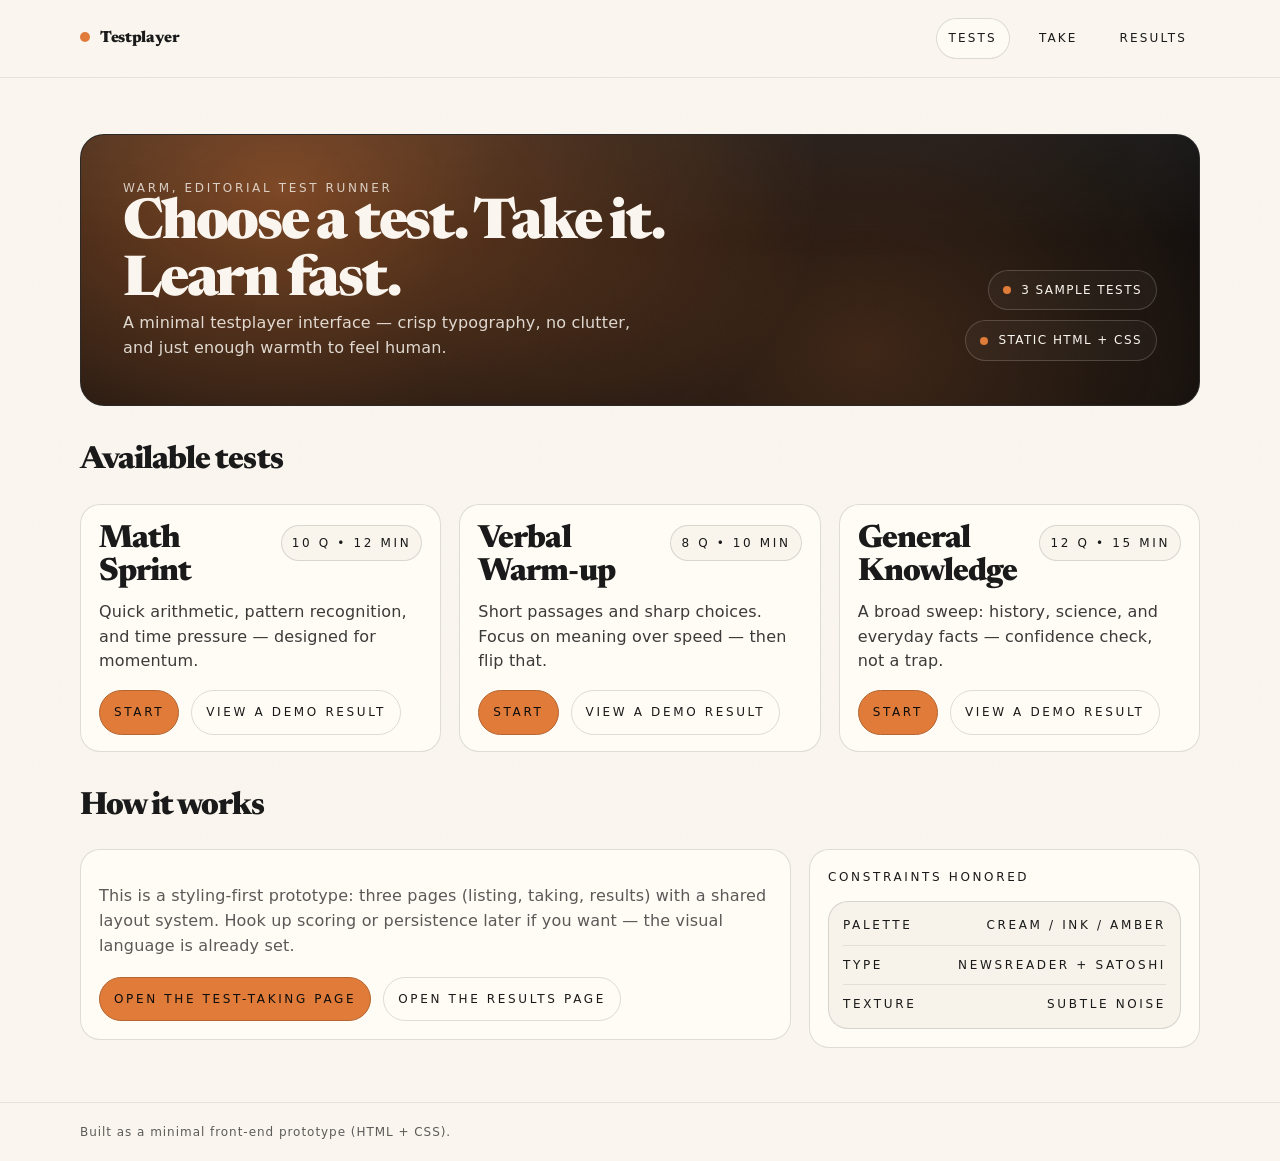
<file: index.html>
<!doctype html>
<html lang="en">
<head>
  <meta charset="utf-8" />
  <meta name="viewport" content="width=device-width, initial-scale=1" />
  <title>Testplayer — Tests</title>
  <link rel="stylesheet" href="styles.css" />
</head>
<body>
  <div class="page">
    <header class="header">
      <div class="container header__inner">
        <a class="brand" href="index.html">
          <span class="brand__mark" aria-hidden="true"></span>
          <span class="brand__name">Testplayer</span>
        </a>

        <nav class="nav" aria-label="Primary">
          <a href="index.html" aria-current="page">Tests</a>
          <a href="take-test.html">Take</a>
          <a href="results.html">Results</a>
        </nav>
      </div>
    </header>

    <main class="main">
      <div class="container">
        <section class="hero" aria-label="Intro">
          <div class="hero__inner">
            <div>
              <div class="kicker">Warm, editorial test runner</div>
              <h1>Choose a test.
                Take it.
                Learn fast.</h1>
              <p>
                A minimal testplayer interface — crisp typography, no clutter, and just enough warmth to feel human.
              </p>
            </div>

            <div class="hero__meta">
              <div class="pill"><span class="pill__dot" aria-hidden="true"></span>3 sample tests</div>
              <div class="pill"><span class="pill__dot" aria-hidden="true"></span>Static HTML + CSS</div>
            </div>
          </div>
        </section>

        <section class="section" aria-label="Test listing">
          <h2 class="section__title">Available tests</h2>

          <div class="grid">
            <article class="card" aria-label="Math Sprint">
              <div class="card__top">
                <h3>Math Sprint</h3>
                <span class="tag">10 Q • 12 min</span>
              </div>
              <p>Quick arithmetic, pattern recognition, and time pressure — designed for momentum.</p>
              <div class="actions">
                <a class="btn btn--primary" href="take-test.html">Start</a>
                <a class="btn" href="results.html">View a demo result</a>
              </div>
            </article>

            <article class="card" aria-label="Verbal Warm-up">
              <div class="card__top">
                <h3>Verbal Warm‑up</h3>
                <span class="tag">8 Q • 10 min</span>
              </div>
              <p>Short passages and sharp choices. Focus on meaning over speed — then flip that.</p>
              <div class="actions">
                <a class="btn btn--primary" href="take-test.html">Start</a>
                <a class="btn" href="results.html">View a demo result</a>
              </div>
            </article>

            <article class="card" aria-label="General Knowledge">
              <div class="card__top">
                <h3>General Knowledge</h3>
                <span class="tag">12 Q • 15 min</span>
              </div>
              <p>A broad sweep: history, science, and everyday facts — confidence check, not a trap.</p>
              <div class="actions">
                <a class="btn btn--primary" href="take-test.html">Start</a>
                <a class="btn" href="results.html">View a demo result</a>
              </div>
            </article>
          </div>
        </section>

        <section class="section" aria-label="How it works">
          <h2 class="section__title">How it works</h2>
          <div class="split">
            <div class="panel">
              <p class="muted">
                This is a styling-first prototype: three pages (listing, taking, results) with a shared layout system.
                Hook up scoring or persistence later if you want — the visual language is already set.
              </p>
              <div class="actions mt-18">
                <a class="btn btn--primary" href="take-test.html">Open the test-taking page</a>
                <a class="btn" href="results.html">Open the results page</a>
              </div>
            </div>

            <aside class="panel" aria-label="Design constraints">
              <div class="panel__title">Constraints honored</div>
              <div class="meta">
                <div class="meta__row"><span>Palette</span><span>Cream / Ink / Amber</span></div>
                <div class="divider"></div>
                <div class="meta__row"><span>Type</span><span>Newsreader + Satoshi</span></div>
                <div class="divider"></div>
                <div class="meta__row"><span>Texture</span><span>Subtle noise</span></div>
              </div>
            </aside>
          </div>
        </section>
      </div>
    </main>

    <footer class="footer">
      <div class="container">
        Built as a minimal front-end prototype (HTML + CSS).
      </div>
    </footer>
  </div>
</body>
</html>
</file>
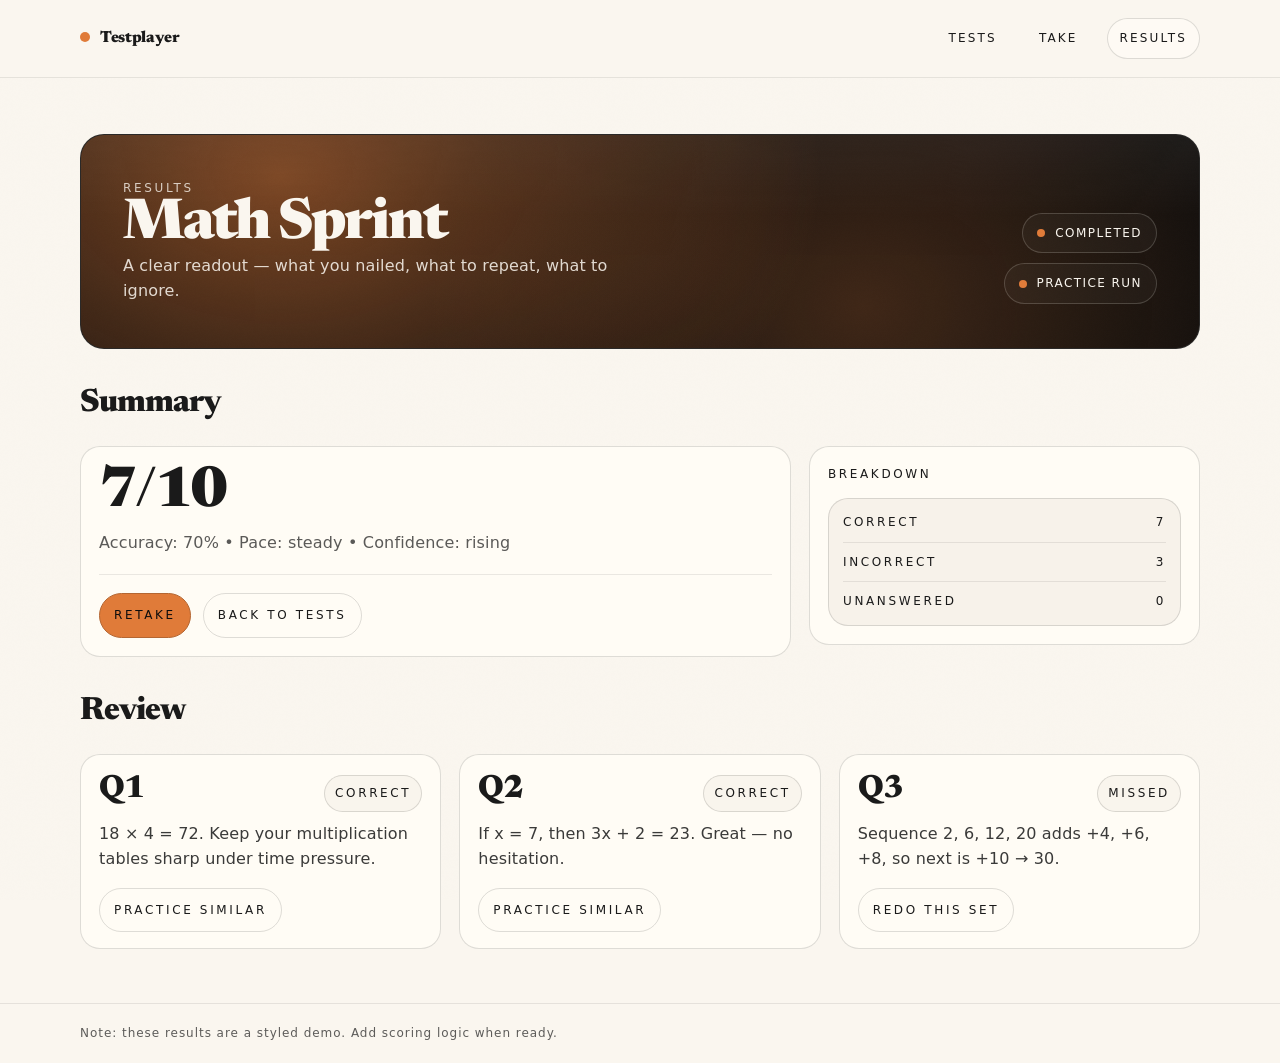
<file: results.html>
<!doctype html>
<html lang="en">
<head>
  <meta charset="utf-8" />
  <meta name="viewport" content="width=device-width, initial-scale=1" />
  <title>Testplayer — Results</title>
  <link rel="stylesheet" href="styles.css" />
</head>
<body>
  <div class="page">
    <header class="header">
      <div class="container header__inner">
        <a class="brand" href="index.html">
          <span class="brand__mark" aria-hidden="true"></span>
          <span class="brand__name">Testplayer</span>
        </a>

        <nav class="nav" aria-label="Primary">
          <a href="index.html">Tests</a>
          <a href="take-test.html">Take</a>
          <a href="results.html" aria-current="page">Results</a>
        </nav>
      </div>
    </header>

    <main class="main">
      <div class="container">
        <section class="hero" aria-label="Results header">
          <div class="hero__inner">
            <div>
              <div class="kicker">Results</div>
              <h1>Math Sprint</h1>
              <p>
                A clear readout — what you nailed, what to repeat, what to ignore.
              </p>
            </div>

            <div class="hero__meta">
              <div class="pill"><span class="pill__dot" aria-hidden="true"></span>Completed</div>
              <div class="pill"><span class="pill__dot" aria-hidden="true"></span>Practice run</div>
            </div>
          </div>
        </section>

        <section class="section" aria-label="Summary">
          <h2 class="section__title">Summary</h2>

          <div class="split">
            <div class="panel">
              <div class="score">
                <div class="score__big">7/10</div>
                <div class="muted">Accuracy: 70% • Pace: steady • Confidence: rising</div>
              </div>

              <div class="divider my-18"></div>

              <div class="actions">
                <a class="btn btn--primary" href="take-test.html">Retake</a>
                <a class="btn" href="index.html">Back to tests</a>
              </div>
            </div>

            <aside class="panel" aria-label="Breakdown">
              <div class="panel__title">Breakdown</div>
              <div class="meta">
                <div class="meta__row"><span>Correct</span><span>7</span></div>
                <div class="divider"></div>
                <div class="meta__row"><span>Incorrect</span><span>3</span></div>
                <div class="divider"></div>
                <div class="meta__row"><span>Unanswered</span><span>0</span></div>
              </div>
            </aside>
          </div>
        </section>

        <section class="section" aria-label="Review">
          <h2 class="section__title">Review</h2>

          <div class="grid">
            <article class="card" aria-label="Question 1 review">
              <div class="card__top">
                <h3>Q1</h3>
                <span class="tag">Correct</span>
              </div>
              <p>18 × 4 = 72. Keep your multiplication tables sharp under time pressure.</p>
              <div class="actions">
                <a class="btn" href="take-test.html">Practice similar</a>
              </div>
            </article>

            <article class="card" aria-label="Question 2 review">
              <div class="card__top">
                <h3>Q2</h3>
                <span class="tag">Correct</span>
              </div>
              <p>If x = 7, then 3x + 2 = 23. Great — no hesitation.</p>
              <div class="actions">
                <a class="btn" href="take-test.html">Practice similar</a>
              </div>
            </article>

            <article class="card" aria-label="Question 3 review">
              <div class="card__top">
                <h3>Q3</h3>
                <span class="tag">Missed</span>
              </div>
              <p>
                Sequence 2, 6, 12, 20 adds +4, +6, +8, so next is +10 → 30.
              </p>
              <div class="actions">
                <a class="btn" href="take-test.html">Redo this set</a>
              </div>
            </article>
          </div>
        </section>
      </div>
    </main>

    <footer class="footer">
      <div class="container">
        Note: these results are a styled demo. Add scoring logic when ready.
      </div>
    </footer>
  </div>
</body>
</html>
</file>
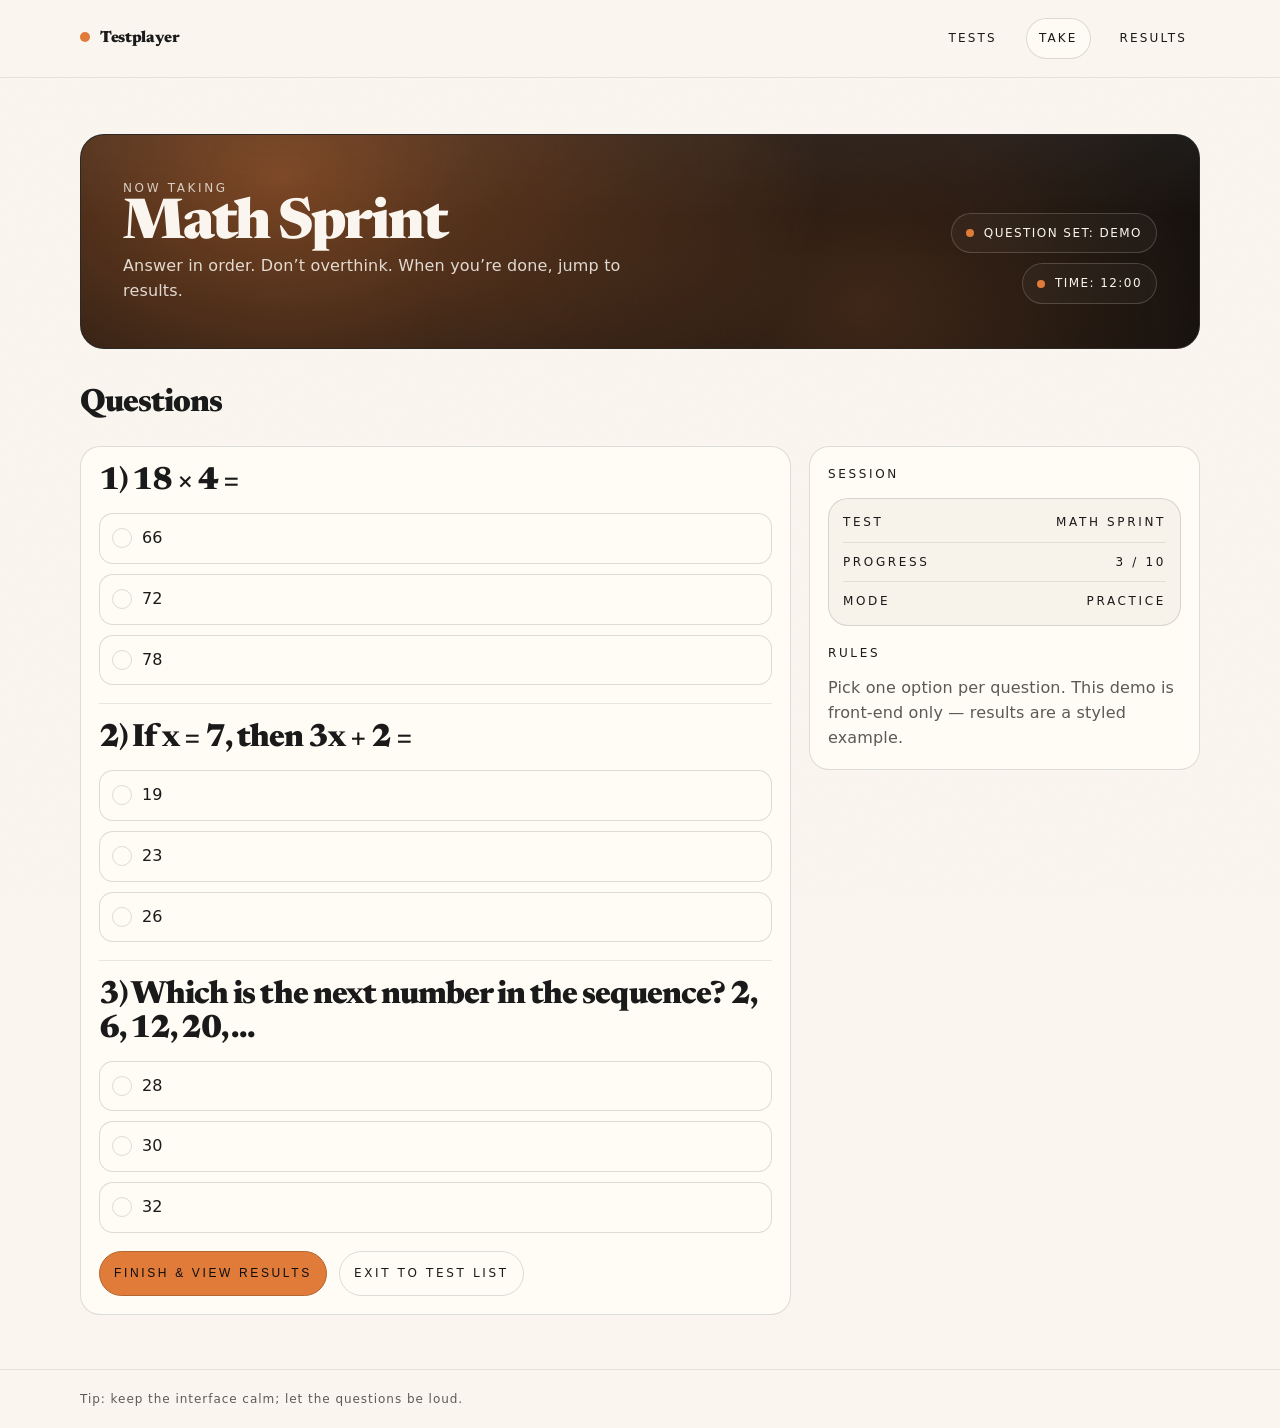
<file: take-test.html>
<!doctype html>
<html lang="en">
<head>
  <meta charset="utf-8" />
  <meta name="viewport" content="width=device-width, initial-scale=1" />
  <title>Testplayer — Take test</title>
  <link rel="stylesheet" href="styles.css" />
</head>
<body>
  <div class="page">
    <header class="header">
      <div class="container header__inner">
        <a class="brand" href="index.html">
          <span class="brand__mark" aria-hidden="true"></span>
          <span class="brand__name">Testplayer</span>
        </a>

        <nav class="nav" aria-label="Primary">
          <a href="index.html">Tests</a>
          <a href="take-test.html" aria-current="page">Take</a>
          <a href="results.html">Results</a>
        </nav>
      </div>
    </header>

    <main class="main">
      <div class="container">
        <section class="hero" aria-label="Test header">
          <div class="hero__inner">
            <div>
              <div class="kicker">Now taking</div>
              <h1>Math Sprint</h1>
              <p>
                Answer in order. Don’t overthink. When you’re done, jump to results.
              </p>
            </div>

            <div class="hero__meta">
              <div class="pill"><span class="pill__dot" aria-hidden="true"></span>Question set: demo</div>
              <div class="pill"><span class="pill__dot" aria-hidden="true"></span>Time: 12:00</div>
            </div>
          </div>
        </section>

        <section class="section" aria-label="Test body">
          <h2 class="section__title">Questions</h2>

          <div class="split">
            <div class="panel">
              <form action="results.html" method="get">
                <div class="q">
                  <h2>1) 18 × 4 =</h2>
                  <div class="options" role="radiogroup" aria-label="Question 1">
                    <label class="option">
                      <input class="option__input" type="radio" id="q1a" name="q1" value="66" />
                      <span class="option__box">66</span>
                    </label>
                    <label class="option">
                      <input class="option__input" type="radio" id="q1b" name="q1" value="72" />
                      <span class="option__box">72</span>
                    </label>
                    <label class="option">
                      <input class="option__input" type="radio" id="q1c" name="q1" value="78" />
                      <span class="option__box">78</span>
                    </label>
                  </div>
                </div>

                <div class="divider my-18"></div>

                <div class="q">
                  <h2>2) If x = 7, then 3x + 2 =</h2>
                  <div class="options" role="radiogroup" aria-label="Question 2">
                    <label class="option">
                      <input class="option__input" type="radio" id="q2a" name="q2" value="19" />
                      <span class="option__box">19</span>
                    </label>
                    <label class="option">
                      <input class="option__input" type="radio" id="q2b" name="q2" value="23" />
                      <span class="option__box">23</span>
                    </label>
                    <label class="option">
                      <input class="option__input" type="radio" id="q2c" name="q2" value="26" />
                      <span class="option__box">26</span>
                    </label>
                  </div>
                </div>

                <div class="divider my-18"></div>

                <div class="q">
                  <h2>3) Which is the next number in the sequence? 2, 6, 12, 20, …</h2>
                  <div class="options" role="radiogroup" aria-label="Question 3">
                    <label class="option">
                      <input class="option__input" type="radio" id="q3a" name="q3" value="28" />
                      <span class="option__box">28</span>
                    </label>
                    <label class="option">
                      <input class="option__input" type="radio" id="q3b" name="q3" value="30" />
                      <span class="option__box">30</span>
                    </label>
                    <label class="option">
                      <input class="option__input" type="radio" id="q3c" name="q3" value="32" />
                      <span class="option__box">32</span>
                    </label>
                  </div>
                </div>

                <div class="actions mt-18">
                  <button class="btn btn--primary" type="submit">Finish & view results</button>
                  <a class="btn" href="index.html">Exit to test list</a>
                </div>
              </form>
            </div>

            <aside class="panel" aria-label="Test info">
              <div class="panel__title">Session</div>
              <div class="meta">
                <div class="meta__row"><span>Test</span><span>Math Sprint</span></div>
                <div class="divider"></div>
                <div class="meta__row"><span>Progress</span><span>3 / 10</span></div>
                <div class="divider"></div>
                <div class="meta__row"><span>Mode</span><span>Practice</span></div>
              </div>

              <div class="spacer-18" aria-hidden="true"></div>

              <div class="panel__title">Rules</div>
              <p class="muted m-0">
                Pick one option per question. This demo is front-end only — results are a styled example.
              </p>
            </aside>
          </div>
        </section>
      </div>
    </main>

    <footer class="footer">
      <div class="container">
        Tip: keep the interface calm; let the questions be loud.
      </div>
    </footer>
  </div>
</body>
</html>
</file>
<file: styles.css>
@import url('https://fonts.googleapis.com/css2?family=Newsreader:opsz,wght@6..72,200..900&display=swap');
@import url('https://api.fontshare.com/v2/css?f[]=satoshi@200,300,400,500,700,900&display=swap');

:root{
  --cream: #FAF6EF;
  --ink: #1A1A1A;
  --amber: #E07B39;
  --paper: #FFFCF5;
  --paper-2: #F4EFE6;
  --line: color-mix(in srgb, var(--ink) 14%, transparent);
  --line-2: color-mix(in srgb, var(--ink) 9%, transparent);

  --font-display: "Newsreader", "Playfair Display", serif;
  --font-body: "Satoshi", ui-sans-serif, system-ui, -apple-system, Segoe UI, Roboto, Arial, sans-serif;

  --radius-lg: 20px;
  --radius-md: 14px;
  --radius-sm: 10px;

  --container: 1120px;

  --body: 16px;
  --small: 12px;
  --title: 32px;
  --display: 56px;
}

*{ box-sizing: border-box; }
html, body{ height: 100%; }

body{
  margin: 0;
  background: var(--cream);
  color: var(--ink);
  font-family: var(--font-body);
  font-size: var(--body);
  font-weight: 200;
  line-height: 1.55;
  letter-spacing: 0.01em;
}

/* Subtle noise texture (paper-like) */
body::before{
  content: "";
  position: fixed;
  inset: 0;
  pointer-events: none;
  background-image: url("assets/noise.svg");
  background-size: 240px 240px;
  opacity: 0.06;
  mix-blend-mode: multiply;
  z-index: 0;
}

a{ color: inherit; text-decoration: none; }
a:hover{ text-decoration: underline; text-underline-offset: 3px; }

.page{
  min-height: 100dvh;
  display: flex;
  flex-direction: column;
  position: relative;
  z-index: 1;
}

.container{
  width: min(var(--container), calc(100% - 48px));
  margin-inline: auto;
}

.header{
  position: sticky;
  top: 0;
  z-index: 10;
  background: color-mix(in srgb, var(--cream) 92%, transparent);
  backdrop-filter: blur(10px);
  border-bottom: 1px solid var(--line-2);
}

.header__inner{
  display: flex;
  align-items: baseline;
  justify-content: space-between;
  padding: 18px 0;
  gap: 18px;
}

.brand{
  display: inline-flex;
  gap: 10px;
  align-items: baseline;
}

.brand__mark{
  width: 10px;
  height: 10px;
  border-radius: 999px;
  background: var(--amber);
}

.brand__name{
  font-family: var(--font-display);
  font-weight: 900;
  letter-spacing: -0.02em;
}

.nav{
  display: inline-flex;
  gap: 16px;
  align-items: center;
  flex-wrap: wrap;
  justify-content: flex-end;
}

.nav a{
  font-size: var(--small);
  text-transform: uppercase;
  letter-spacing: 0.18em;
  padding: 10px 12px;
  border-radius: 999px;
  border: 1px solid transparent;
}

.nav a[aria-current="page"]{
  border-color: var(--line);
  background: color-mix(in srgb, var(--paper) 70%, transparent);
}

.hero{
  margin-top: 26px;
  border-radius: calc(var(--radius-lg) + 4px);
  position: relative;
  overflow: hidden;
  background: #0D0D0D;
  color: var(--cream);
  border: 1px solid color-mix(in srgb, var(--cream) 12%, transparent);
}

.hero::before{
  content: "";
  position: absolute;
  inset: -2px;
  background:
    radial-gradient(900px 600px at 18% 20%, color-mix(in srgb, var(--amber) 55%, transparent), transparent 60%),
    radial-gradient(700px 560px at 70% 80%, color-mix(in srgb, var(--amber) 25%, transparent), transparent 62%),
    linear-gradient(180deg, rgba(255,255,255,0.06), transparent 38%);
  opacity: 0.95;
}

.hero::after{
  content: "";
  position: absolute;
  inset: 0;
  background-image: url("assets/noise.svg");
  background-size: 240px 240px;
  opacity: 0.10;
  mix-blend-mode: overlay;
}

.hero__inner{
  position: relative;
  padding: 44px 42px;
  display: grid;
  gap: 20px;
  grid-template-columns: 1.2fr 0.8fr;
  align-items: end;
}

.hero h1{
  font-family: var(--font-display);
  font-weight: 900;
  font-size: var(--display);
  line-height: 1.02;
  letter-spacing: -0.04em;
  margin: 0;
}

.hero p{
  margin: 0;
  max-width: 52ch;
  color: color-mix(in srgb, var(--cream) 86%, transparent);
}

.hero__meta{
  display: grid;
  gap: 10px;
  justify-items: end;
}

.kicker{
  font-size: var(--small);
  text-transform: uppercase;
  letter-spacing: 0.22em;
  color: color-mix(in srgb, var(--cream) 78%, transparent);
}

.pill{
  display: inline-flex;
  gap: 10px;
  align-items: center;
  padding: 10px 14px;
  border-radius: 999px;
  border: 1px solid color-mix(in srgb, var(--cream) 18%, transparent);
  background: rgba(255,255,255,0.03);
  font-size: var(--small);
  letter-spacing: 0.12em;
  text-transform: uppercase;
}

.pill__dot{
  width: 8px;
  height: 8px;
  border-radius: 999px;
  background: var(--amber);
}

.main{
  flex: 1;
  padding: 30px 0 54px;
}

.section{
  margin-top: 30px;
}

.section__title{
  font-family: var(--font-display);
  font-weight: 900;
  font-size: var(--title);
  letter-spacing: -0.03em;
  margin: 0 0 18px;
}

.grid{
  display: grid;
  gap: 18px;
  grid-template-columns: repeat(12, 1fr);
}

.card{
  grid-column: span 4;
  border-radius: var(--radius-lg);
  background: var(--paper);
  border: 1px solid var(--line);
  padding: 18px 18px 16px;
}

.card__top{
  display: flex;
  justify-content: space-between;
  align-items: baseline;
  gap: 16px;
}

.card h3{
  margin: 0;
  font-family: var(--font-display);
  font-weight: 900;
  font-size: 32px;
  line-height: 1.05;
  letter-spacing: -0.03em;
}

.card p{
  margin: 10px 0 16px;
  color: color-mix(in srgb, var(--ink) 86%, transparent);
}

.tag{
  font-size: var(--small);
  text-transform: uppercase;
  letter-spacing: 0.22em;
  padding: 8px 10px;
  border-radius: 999px;
  border: 1px solid var(--line);
  background: color-mix(in srgb, var(--paper-2) 55%, transparent);
  white-space: nowrap;
}

.actions{
  display: flex;
  gap: 12px;
  flex-wrap: wrap;
}

.btn{
  display: inline-flex;
  align-items: center;
  justify-content: center;
  gap: 10px;
  padding: 12px 14px;
  border-radius: 999px;
  border: 1px solid var(--line);
  background: transparent;
  font-size: var(--small);
  text-transform: uppercase;
  letter-spacing: 0.22em;
}

.btn--primary{
  background: var(--amber);
  border-color: color-mix(in srgb, var(--amber) 78%, var(--ink));
  color: #0D0D0D;
}

.btn:hover{
  text-decoration: none;
  border-color: color-mix(in srgb, var(--ink) 26%, transparent);
}

.btn--primary:hover{
  border-color: color-mix(in srgb, var(--ink) 36%, transparent);
}

.split{
  display: grid;
  grid-template-columns: 1fr 0.55fr;
  gap: 18px;
  align-items: start;
}

.panel{
  border-radius: var(--radius-lg);
  background: var(--paper);
  border: 1px solid var(--line);
  padding: 18px;
}

.panel__title{
  margin: 0 0 14px;
  font-size: var(--small);
  text-transform: uppercase;
  letter-spacing: 0.22em;
}

.q{
  display: grid;
  gap: 14px;
}

.q h2{
  margin: 0;
  font-family: var(--font-display);
  font-weight: 900;
  font-size: 32px;
  line-height: 1.05;
  letter-spacing: -0.03em;
}

.options{
  display: grid;
  gap: 10px;
}

.option{
  position: relative;
  display: block;
}

.option__input{
  position: absolute;
  opacity: 0;
  inset: 0;
}

.option__box{
  display: grid;
  grid-template-columns: 18px 1fr;
  gap: 12px;
  align-items: start;
  padding: 12px 12px;
  border-radius: var(--radius-md);
  border: 1px solid var(--line);
  background: color-mix(in srgb, var(--paper) 88%, transparent);
  cursor: pointer;
}

.option__box::before{
  content: "";
  width: 18px;
  height: 18px;
  border-radius: 999px;
  border: 1px solid var(--line);
  margin-top: 2px;
}

.option__input:checked + .option__box{
  border-color: color-mix(in srgb, var(--amber) 56%, var(--ink));
  background: color-mix(in srgb, var(--amber) 10%, var(--paper));
}

.option__input:checked + .option__box::before{
  border-color: var(--amber);
  background: radial-gradient(circle at 50% 50%, var(--ink) 0 4px, var(--amber) 5px 100%);
}

.option__input:focus-visible + .option__box{
  outline: 3px solid color-mix(in srgb, var(--amber) 70%, transparent);
  outline-offset: 3px;
}

.meta{
  display: grid;
  gap: 10px;
  padding: 14px;
  border-radius: var(--radius-lg);
  border: 1px solid var(--line);
  background: color-mix(in srgb, var(--paper-2) 72%, transparent);
}

.meta__row{
  display: flex;
  justify-content: space-between;
  gap: 14px;
  font-size: var(--small);
  text-transform: uppercase;
  letter-spacing: 0.22em;
}

.divider{
  height: 1px;
  background: var(--line-2);
}

.mt-18{ margin-top: 18px; }
.my-18{ margin-block: 18px; }
.spacer-18{ height: 18px; }
.m-0{ margin: 0; }

.score{
  display: grid;
  gap: 10px;
}

.score__big{
  font-family: var(--font-display);
  font-weight: 900;
  font-size: 56px;
  letter-spacing: -0.04em;
  line-height: 1;
}

.muted{ color: color-mix(in srgb, var(--ink) 72%, transparent); }

.footer{
  border-top: 1px solid var(--line-2);
  padding: 20px 0;
  color: color-mix(in srgb, var(--ink) 70%, transparent);
  font-size: var(--small);
  letter-spacing: 0.08em;
}

:focus-visible{
  outline: 3px solid color-mix(in srgb, var(--amber) 70%, transparent);
  outline-offset: 3px;
  border-radius: 12px;
}

@media (max-width: 960px){
  .hero__inner{ grid-template-columns: 1fr; align-items: start; }
  .hero__meta{ justify-items: start; }
  .card{ grid-column: span 12; }
  .split{ grid-template-columns: 1fr; }
}
</file>
